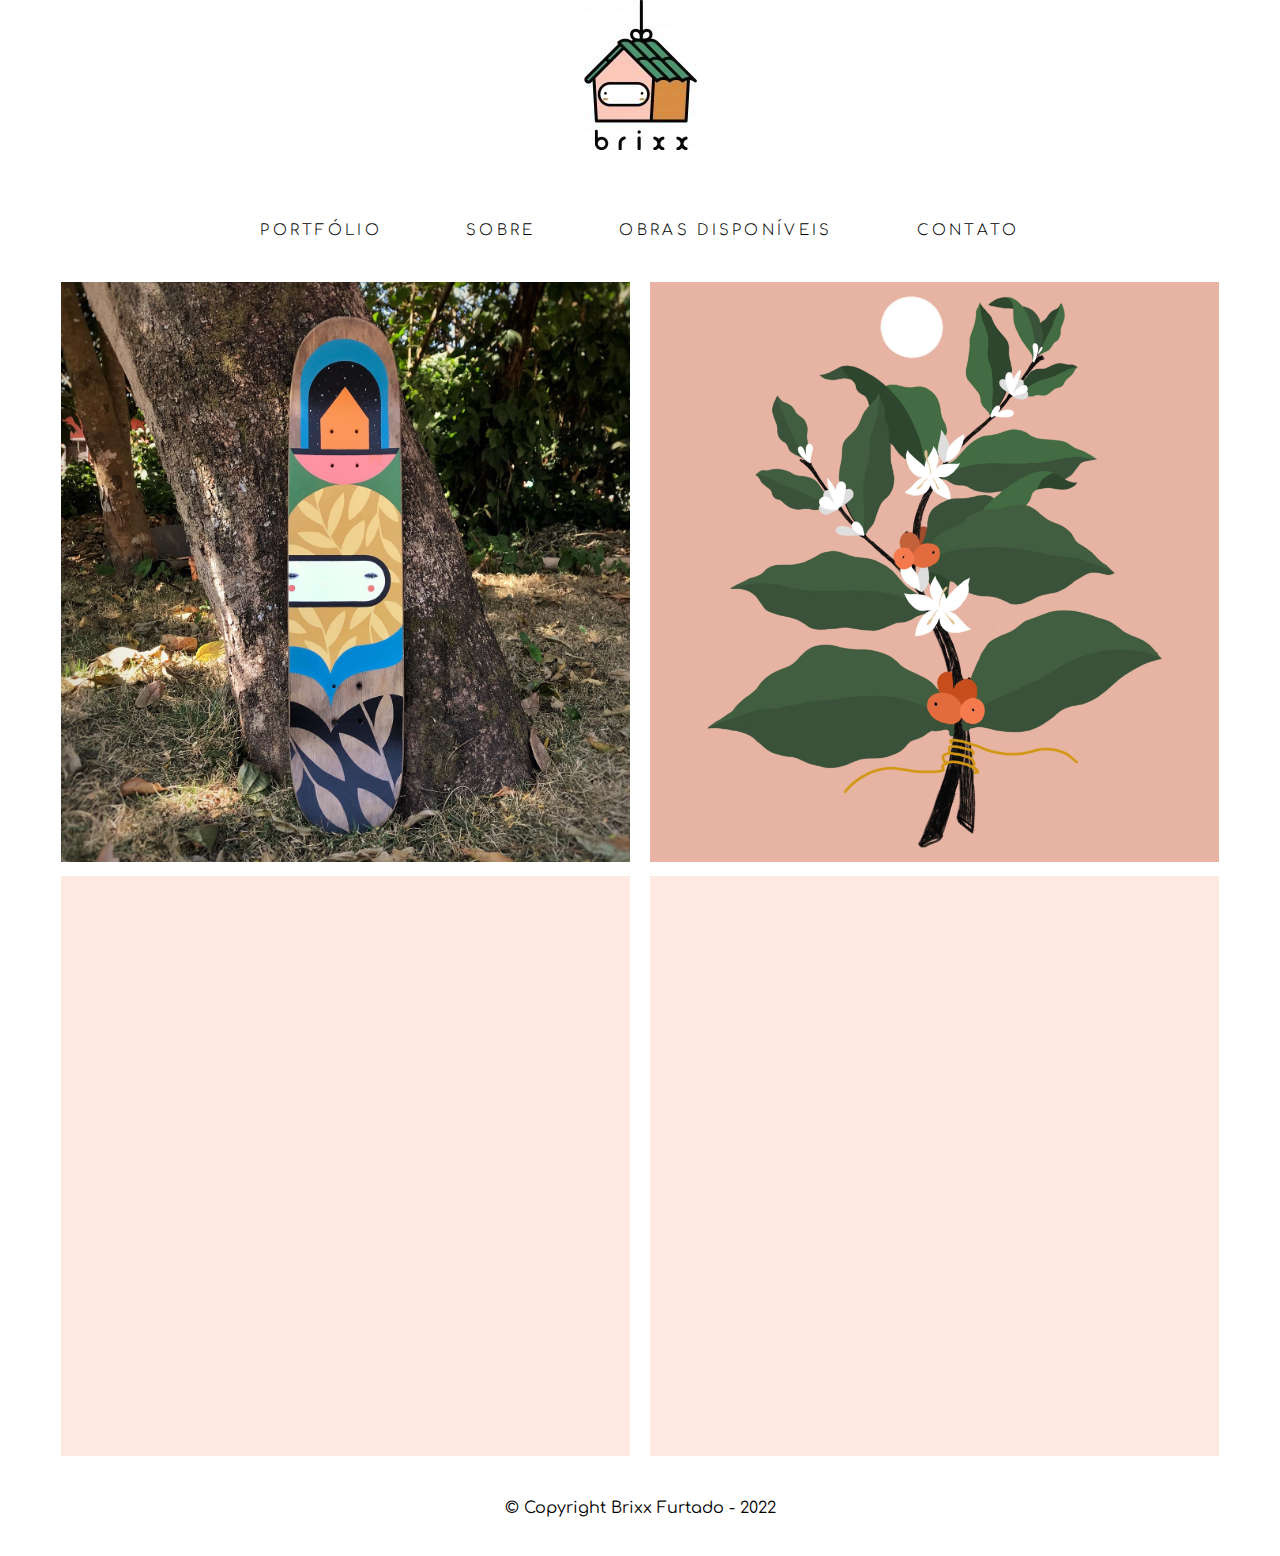
<file: autorais.html>
<!DOCTYPE html>
<html lang="en">

<head>
    <meta charset="UTF-8">
    <meta http-equiv="X-UA-Compatible" content="IE=edge">
    <meta name="viewport" content="width=device-width, initial-scale=1.0">
    <title>AUTORAIS - Brixx Furtado</title>
    <link rel="apple-touch-icon" sizes="180x180" href="favicon_io/apple-touch-icon.png">
    <link rel="icon" type="image/png" sizes="32x32" href="favicon_io/favicon-32x32.png">
    <link rel="icon" type="image/png" sizes="16x16" href="favicon_io/favicon-16x16.png">
    <link rel="manifest" href="/site.webmanifest">
    <link rel="stylesheet" href="reset.css">
    <link rel="stylesheet" href="style.css">
    <link rel="preconnect" href="https://fonts.googleapis.com">
    <link rel="preconnect" href="https://fonts.gstatic.com" crossorigin>
    <link href="https://fonts.googleapis.com/css2?family=Comfortaa:wght@300&display=swap" rel="stylesheet">
</head>

<body>
    <header>
        <div class="caixa">
            <h1><img src="logo-brixx.jpg" alt="Logo da marca Brixx Furtado"></h1>
            <nav>
                <ul>
                    <li><a href="index.html">PORTFÓLIO</a></li>
                    <li><a href="sobre.html">SOBRE</a></li>
                    <li><a href="obras.html">OBRAS DISPONÍVEIS</a></li>
                    <li><a href="contato.html">CONTATO</a></li>
                </ul>
            </nav>
        </div>
    </header>
    <main>
        <section class="portfolio">
            <div class="fundo">
                <div class="capa">
                    <div class="link">
                        <img src="autorais/shape.jpg" alt="">
                        <a href="shape.html" target="_blank">
                            <span>
                                <br>
                                AUTORAIS
                                <br>
                            </span>
                        </a>
                    </div>
                </div>
            </div>
            <div class="fundo">
                <div class="capa">
                    <div class="link">
                        <img src="capas/capa-projetos.jpg" alt="">
                        <a href="autorais.html" target="_blank">
                            <div>
                                <span>
                                    <br>
                                    PROJETOS
                                    <br>
                                </span>
                            </div>
                        </a>
                    </div>
                </div>
            </div>
        </section>

        <section class="portfolio">
            <div class="fundo">
                <div class="capa">
                    <div class="link">
                        <a href="autorais.html" target="_blank">
                            <div>
                                <span>
                                    <br>
                                    MURAIS
                                    <br>
                                </span>
                            </div>
                        </a>
                    </div>
                </div>
            </div>
            <div class="fundo">
                <div class="capa">
                    <div class="link">
                        <a href="autorais.html" target="_blank">
                            <div>
                                <span>
                                    <br>
                                    ILUSTRAÇÕES
                                    <br>
                                </span>
                            </div>
                        </a>
                    </div>
                </div>
            </div>
        </section>
    </main>
    <footer>
        <p class="copyright">&copy; Copyright Brixx Furtado - 2022</p>
    </footer>

</body>

</html>
</file>
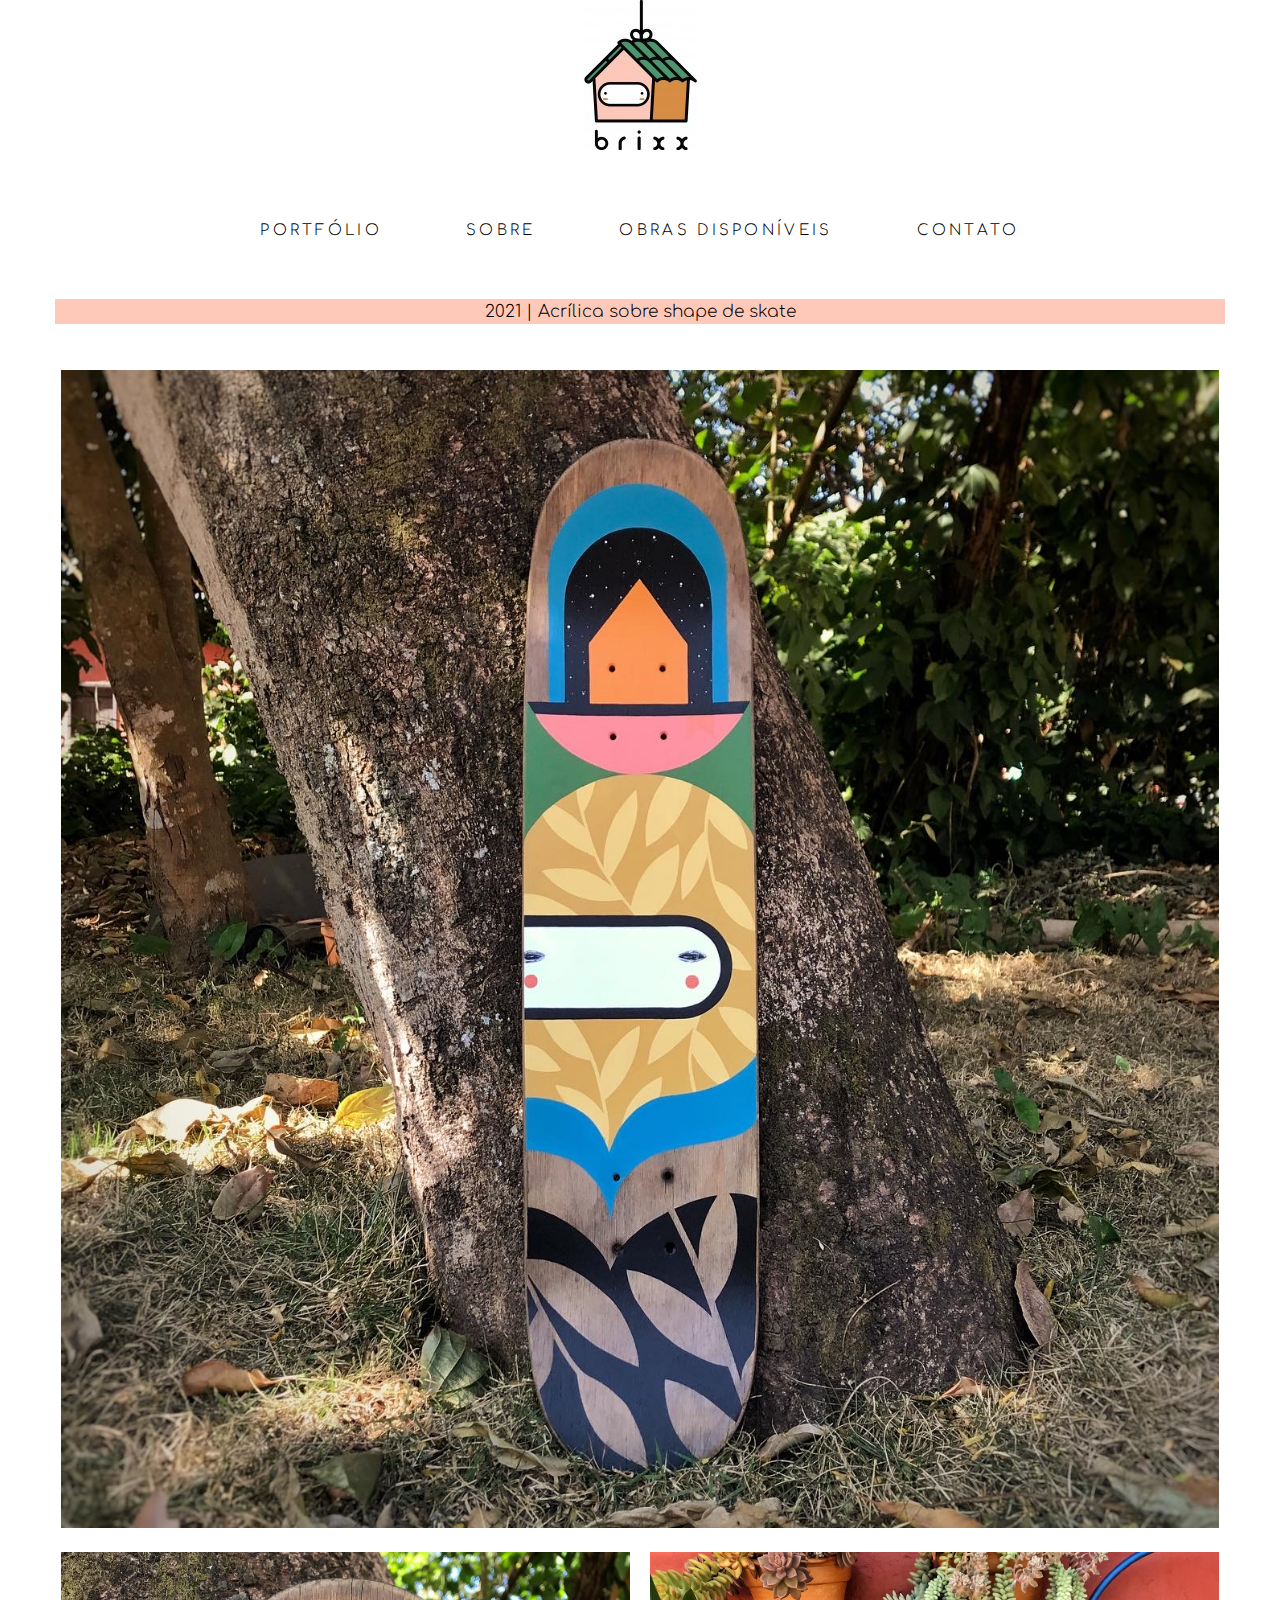
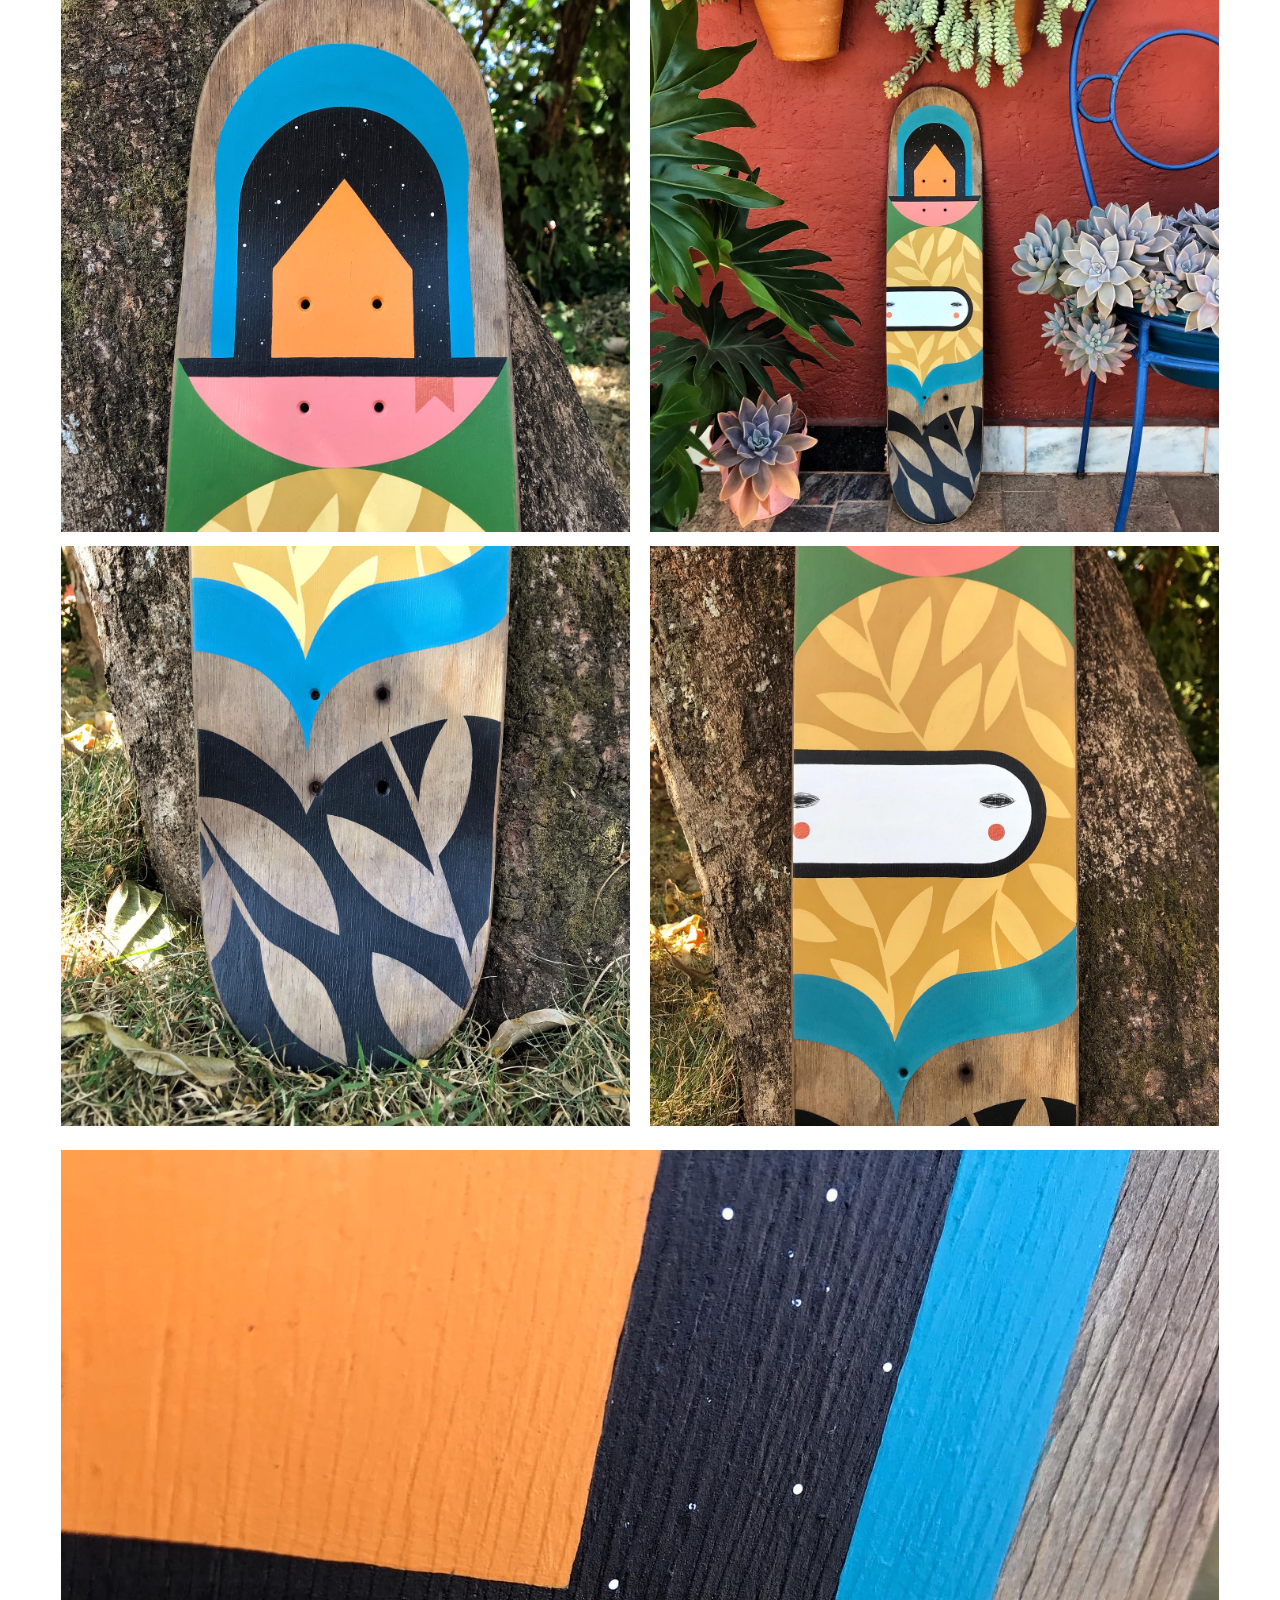
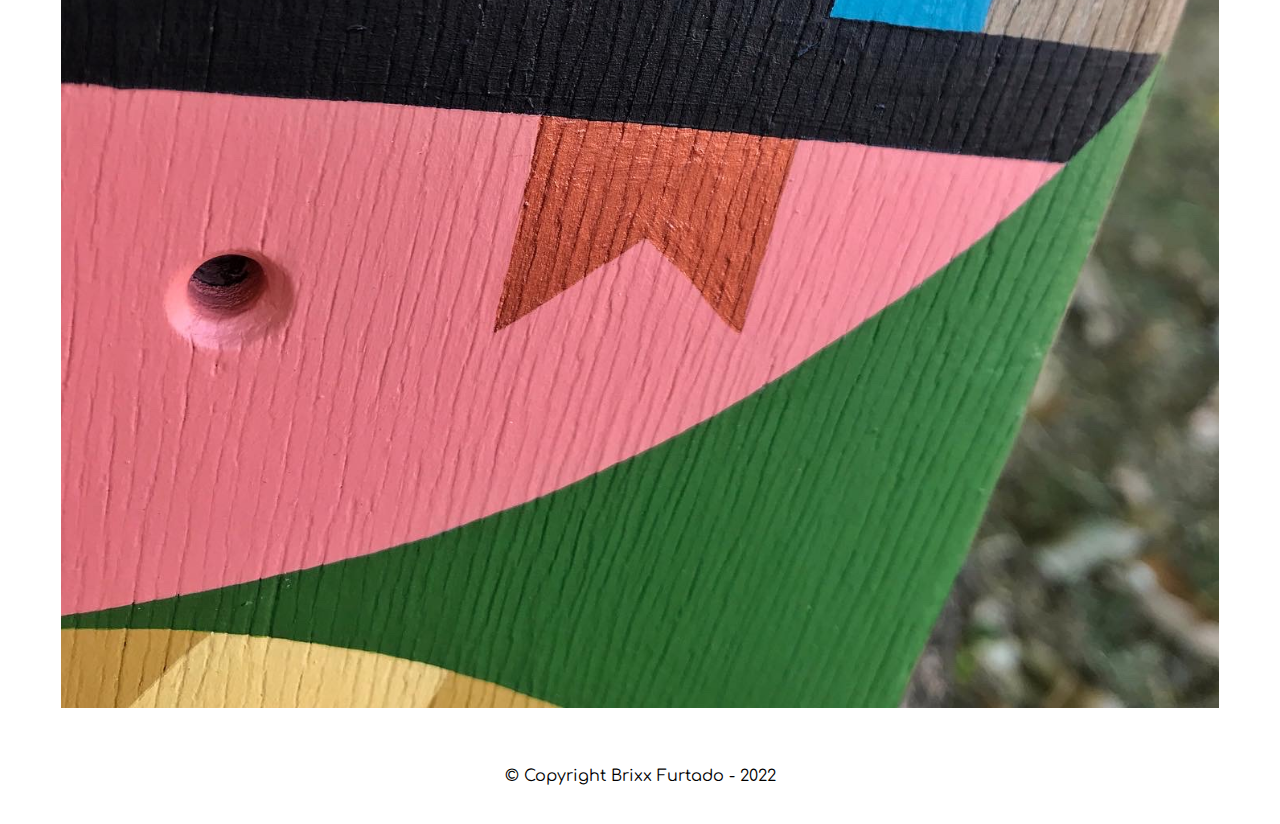
<file: shape.html>
<!DOCTYPE html>
<html lang="en">

<head>
    <meta charset="UTF-8">
    <meta http-equiv="X-UA-Compatible" content="IE=edge">
    <meta name="viewport" content="width=device-width, initial-scale=1.0">
    <title>SHAPE - Brixx Furtado</title>
    <link rel="apple-touch-icon" sizes="180x180" href="favicon_io/apple-touch-icon.png">
    <link rel="icon" type="image/png" sizes="32x32" href="favicon_io/favicon-32x32.png">
    <link rel="icon" type="image/png" sizes="16x16" href="favicon_io/favicon-16x16.png">
    <link rel="manifest" href="/site.webmanifest">
    <link rel="stylesheet" href="reset.css">
    <link rel="stylesheet" href="style.css">
    <link rel="preconnect" href="https://fonts.googleapis.com">
    <link rel="preconnect" href="https://fonts.gstatic.com" crossorigin>
    <link href="https://fonts.googleapis.com/css2?family=Comfortaa:wght@300&display=swap" rel="stylesheet">
</head>

<body>
    <header>
        <div class="caixa">
            <h1><img src="logo-brixx.jpg" alt="Logo da marca Brixx Furtado"></h1>
            <nav>
                <ul>
                    <li><a href="index.html">PORTFÓLIO</a></li>
                    <li><a href="sobre.html">SOBRE</a></li>
                    <li><a href="obras.html">OBRAS DISPONÍVEIS</a></li>
                    <li><a href="contato.html">CONTATO</a></li>
                </ul>
            </nav>
        </div>
    </header>
    <main>
        <section class="titulo">
            <div class="obra">
                <p>2021 | Acrílica sobre shape de skate</p>
            </div>
        </section>

        <section class="solo">
            <div class="imagem">
                <img src="autorais/shape/shape1.jpg" alt="shape">
            </div>
        </section>

        <section class="dupla">
            <div class="imagem">
                <img src="autorais/shape/shape2.jpg" alt="shape">
            </div>
            <div class="imagem">
                <img src="autorais/shape/shape3.jpg" alt="shape">
            </div>
        </section>

        <section class="dupla">
            <div class="imagem">
                <img src="autorais/shape/shape4.jpg" alt="shape">
            </div>
            <div class="imagem">
                <img src="autorais/shape/shape5.jpg" alt="shape">
            </div>
        </section>

        <section class="solo">
            <div class="imagem">
                <img src="autorais/shape/shape6.jpg" alt="shape">
            </div>
        </section>
    </main>
    <footer>
        <p class="copyright">&copy; Copyright Brixx Furtado - 2022</p>
    </footer>

</body>

</html>
</file>
<file: style.css>
body {
    font-family:'Comfortaa', sans-serif;

}

header {
    display: block;
    padding: 0 0 10px 0;
}

.caixa {
    position: relative;
	width: 940px;
	margin: 0 auto;
}

h1 {
    text-align: center;
    padding: 0 0 40px 0;
}
nav {
    display: block;
    width: 100%;
	position: relative;
    text-align: center;
    font-size: 15px;
    padding: 30px 0;
}

nav li {
	display: inline;
	margin: 40px 40px;
}

nav a {
    text-transform: uppercase;
	color: #000000;
    font-weight: lighter;
	text-decoration: none;
    letter-spacing: 3.3px;
}

footer {
    text-align: center;
    padding: 40px 0;
}

/* <----- AUTORAIS ------> */

.portfolio {
    display: flex;
    position: relative;
    margin-top: -6px;
    margin-bottom: -6px;
    justify-content: center;
}

.fundo {
    position: relative;
    display: flex;
    padding: 10px;
}

.capa {
    display: flex;
    position: relative;
    background-color: #ffeae3;
    width: 569px;
    height: 580px;
}

.link:hover img {
    opacity: 0.0;
    transition: all .2s;
}

.capa a {
    visibility: hidden;
    display: flex;
    align-items: center;
    position: absolute;
    justify-content: center;
    text-decoration: none;
    color: #D68C45;
    font-weight: 600;
    letter-spacing: 3.3px;
}

.capa:hover a {
    visibility: visible;
    text-decoration: none;
}

.link {
    display: flex;
    align-items: center;
    position: absolute;
    transition: all .2s;
    justify-content: center;
    width: 569px;
    height: 580px;
}

.portfolio img {
    width: 569px;
    height: 580px;
}

/* <-------- SHAPE ---------> */

.titulo {
     display: block;
     position: relative;
     margin: 0 55px 0 55px;
}
.obra {
    background-color: #ffc9b9;
    margin: 21px 0 0 0;
    text-align: center;
    font-size: 17px;
    font-weight: 300;
    line-height: 1.5px;
}

.obra p {
    line-height: 25px;
    margin: 0 0 1.5em 0;
}

.solo{
    display: flex;
    position: relative;
    margin-right: auto;
    margin-left: auto;
    padding: 10px;
    width: 1178px;
    height: 1178px;
}

.dupla {
    display: flex;
    position: relative;
    margin-top: -6px;
    margin-bottom: -6px;
    justify-content: center;
}

.imagem {
    position: relative;
    display: flex;
    padding: 10px;
    justify-content: center;
}

.dupla img {
    width: 569px;
    height: 580px;
}

/* <-------- responsividade ----------->*/

@media screen and (max-width: 440px) {
    .caixa, .capa, .portfolio {
        width: auto;
    }

    h1 {
        text-align: center;
    }

    nav {
        width: 100%;
    }

}
</file>
